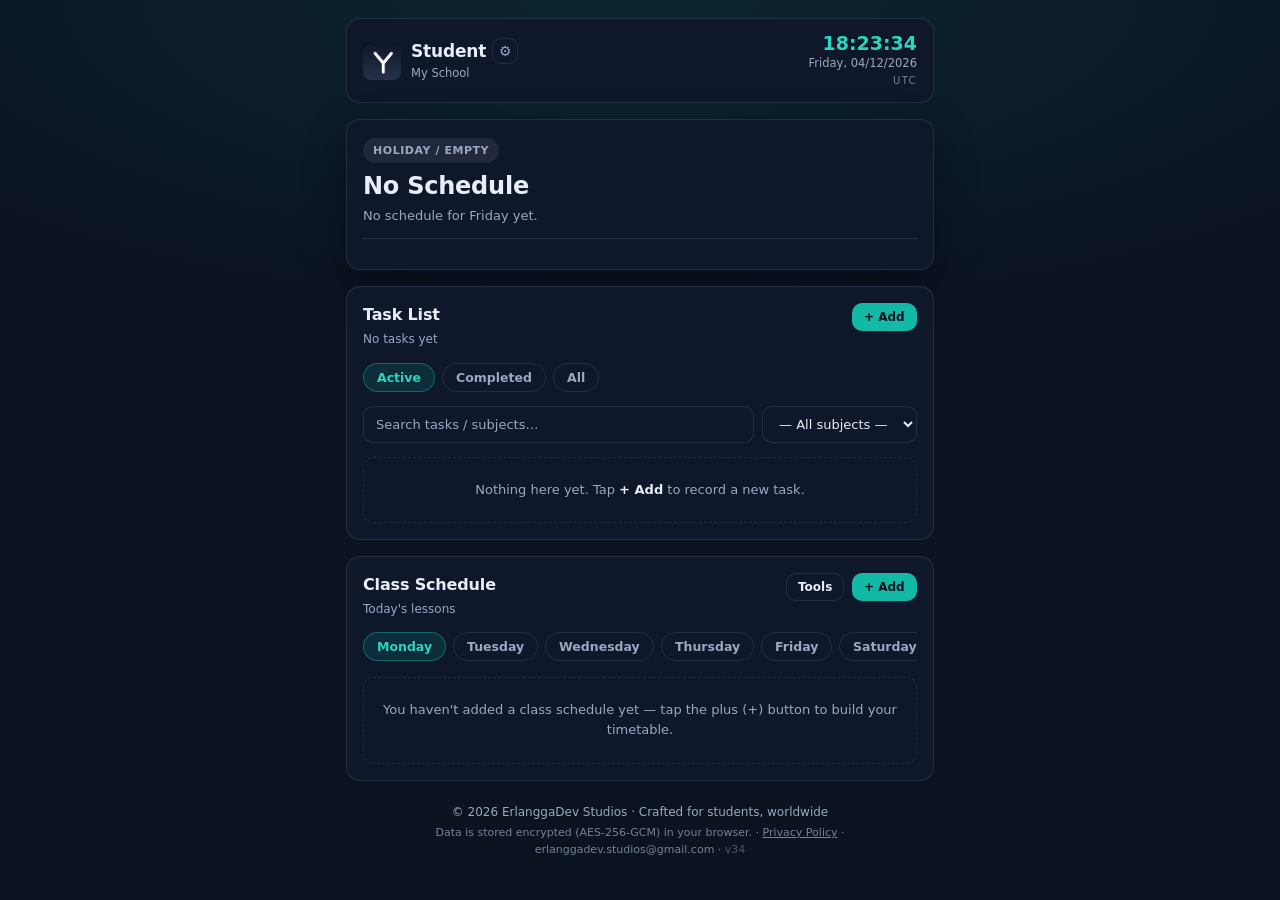
<file: index.html>
<!DOCTYPE html>
<html lang="en">
  <head>
    <meta charset="UTF-8" />
    <meta name="viewport" content="width=device-width, initial-scale=1.0" />
    <meta name="theme-color" content="#0f172a" />
    <meta http-equiv="Content-Security-Policy" content="default-src 'self'; script-src 'self'; style-src 'self' 'unsafe-inline' https://fonts.googleapis.com; font-src https://fonts.gstatic.com; img-src 'self' data: blob:; connect-src 'self' https://generativelanguage.googleapis.com https://worldtimeapi.org; base-uri 'self'; form-action 'none'; frame-ancestors 'none'; object-src 'none'; upgrade-insecure-requests" />
    <title>YourTask — Class Schedule &amp; Tasks</title>
    <meta
      name="description"
      content="YourTask by ErlanggaDev Studios: a private class timetable and task tracker with real-time lesson countdown, automatic deadline alarms, and encrypted on-device storage."
    />
    <meta name="author" content="ErlanggaDev Studios" />
    <link rel="preconnect" href="https://fonts.googleapis.com" />
    <link rel="preconnect" href="https://fonts.gstatic.com" crossorigin />
    <link
      href="https://fonts.googleapis.com/css2?family=Plus+Jakarta+Sans:wght@500;600;700;800&family=Inter:wght@400;500;600&display=swap"
      rel="stylesheet"
    />
    <link rel="stylesheet" href="style.css" />
    <link rel="icon" type="image/png" href="icon.png" />
    <link rel="shortcut icon" type="image/png" href="icon.png" />
    <link rel="apple-touch-icon" href="icon.png" />
    <link rel="manifest" href="manifest.json" />
    <meta property="og:type" content="website" />
    <meta property="og:site_name" content="YourTask" />
    <meta property="og:title" content="YourTask — Class Schedule &amp; Tasks" />
    <meta property="og:description" content="Class timetable, real-time lesson countdown, automatic deadline alarms. Encrypted on your device — no account, no ads." />
    <meta property="og:url" content="https://ryzenrfor-spec.github.io/YourTask/" />
    <meta property="og:image" content="https://ryzenrfor-spec.github.io/YourTask/icon-512.png" />
    <meta name="twitter:card" content="summary" />
    <meta name="apple-mobile-web-app-capable" content="yes" />
    <meta name="apple-mobile-web-app-status-bar-style" content="black-translucent" />
    <meta name="apple-mobile-web-app-title" content="YourTask" />
  </head>
  <body>
    <!-- Custom wallpaper layer (theme) — behind the entire UI -->
    <div id="wallpaper-layer" aria-hidden="true"></div>
    <div class="app-shell">
      <!-- ============ HEADER ============ -->
      <header class="app-header">
        <div class="brand">
          <img src="icon.png" alt="Logo" id="brand-icon" class="brand-mark" style="object-fit: cover; border-radius: 8px;" />
          <div class="brand-text">
            <div style="display: flex; align-items: center; gap: 6px;">
              <h1 id="display-username" data-i18n="misc.loading">Loading…</h1>
              <button id="btn-edit-user" class="icon-btn" style="width: 26px; height: 26px; font-size: 14px;" aria-label="Edit profile" data-i18n-aria="prof.title">⚙️</button>
            </div>
            <p id="display-sekolah" data-i18n="school.default">My School</p>
          </div>
        </div>
        <div class="clock" aria-live="polite">
          <span id="jam-realtime" class="clock-time">--:--:--</span>
          <span id="hari-realtime" class="clock-day">Loading…</span>
          <span class="clock-zone" id="clock-zone">UTC</span>
        </div>
      </header>

      <main>
        <!-- ============ CLASS STATUS ============ -->
        <section id="card-status" class="status-card" aria-labelledby="status-label">
          <div class="status-top">
            <span id="status-label" class="status-badge" data-i18n="status.badge">Class Status</span>
            <span id="status-jam-ke" class="status-jamke"></span>
          </div>
          <h2 id="status-mapel" class="status-mapel" data-i18n="misc.loadingStatus">Loading status…</h2>
          <p id="status-detail" class="status-detail" data-i18n="misc.syncing">Syncing time…</p>
          <div class="progress-wrap" id="progress-wrap" hidden>
            <div class="progress-track"><div class="progress-fill" id="progress-fill"></div></div>
            <span class="progress-text" id="progress-text"></span>
          </div>
          <p id="status-berikutnya" class="status-next"></p>
        </section>

        <!-- ============ 24-HOUR DEADLINE ALERT ============ -->
        <section id="banner-notifikasi" class="alert-banner" role="status" hidden>
          <span class="alert-icon" aria-hidden="true">!</span>
          <div class="alert-body">
            <strong data-i18n-html="banner.urgent.title">Deadline approaching <span style="white-space:nowrap;">(&lt;&nbsp;24&nbsp;h)</span></strong>
            <p id="banner-teks"></p>
          </div>
          <button type="button" id="btn-izin-notif" class="btn btn-ghost btn-sm" data-i18n="banner.enable">Enable Notifications</button>
        </section>

        <!-- ============ INSECURE CONTEXT (HTTP) WARNING ============ -->
        <section id="banner-insecure" class="alert-banner" role="alert" hidden>
          <span class="alert-icon" aria-hidden="true">!</span>
          <div class="alert-body">
            <strong data-i18n="banner.insecure.title">Insecure connection (HTTP)</strong>
            <p data-i18n="banner.insecure.body">Encrypted storage and background notifications require HTTPS. Open this app via https:// to keep your data protected.</p>
          </div>
        </section>

        <!-- ============ TASKS ============ -->
        <section class="panel" aria-labelledby="judul-tugas">
          <div class="panel-head">
            <div>
              <h2 id="judul-tugas" data-i18n="tasks.title">Task List</h2>
              <p id="ringkasan-tugas" class="panel-sub" data-i18n="tasks.empty">No tasks yet</p>
            </div>
            <button type="button" id="btn-buka-modal" class="btn btn-primary btn-sm" data-i18n="tasks.add">+ Add</button>
          </div>
          <div class="filter-row" role="group" aria-label="Task filters">
            <button type="button" class="chip is-active" data-filter="aktif" data-i18n="tasks.active">Active</button>
            <button type="button" class="chip" data-filter="selesai" data-i18n="tasks.completed">Completed</button>
            <button type="button" class="chip" data-filter="semua" data-i18n="tasks.all">All</button>
          </div>
          <div class="filter-row" style="margin-top: 8px; gap: 8px;">
            <input type="search" id="cari-tugas" placeholder="Search tasks / subjects…" style="flex: 1; min-width: 0;" data-i18n-placeholder="tasks.searchPh" />
            <select id="filter-mapel" style="flex: 0 0 auto; max-width: 45%;">
              <option value="semua" data-i18n="tasks.allSubjects">— All subjects —</option>
            </select>
          </div>
          <ul id="daftar-tugas" class="task-list"></ul>
          <p id="tugas-kosong" class="empty-state" data-i18n-html="tasks.emptyState">Nothing here yet. Tap <strong>+ Add</strong> to record a new task.</p>
        </section>

        <!-- ============ TODAY'S SCHEDULE ============ -->
        <section class="panel" aria-labelledby="judul-jadwal">
          <div class="panel-head">
            <div>
              <h2 id="judul-jadwal" data-i18n="sched.title">Class Schedule</h2>
              <p class="panel-sub" data-i18n="sched.sub">Today's lessons</p>
            </div>
            <button type="button" id="btn-tambah-jadwal" class="btn btn-primary btn-sm" data-i18n="tasks.add">+ Add</button>
          </div>
          <div class="day-tabs" id="tab-hari" role="tablist" aria-label="Choose a day"></div>
          <ul id="daftar-jadwal" class="schedule-list"></ul>

          <p id="jadwal-kosong" class="empty-state" hidden data-i18n="sched.emptyState">
            You haven't added a class schedule yet — tap the plus (+) button to build your timetable.
          </p>
        </section>
      </main>

      <footer class="app-footer">
        <p data-i18n="footer.brand">© 2026 ErlanggaDev Studios · Crafted for students, worldwide</p>
        <p class="footer-sub"><span data-i18n="misc.dataEnc">Data is stored encrypted (AES-256-GCM) in your browser.</span> · <a href="privacy.html" style="color:inherit;" data-i18n="footer.privacy">Privacy Policy</a> · erlanggadev.studios@gmail.com · <span style="opacity:0.6;">v34</span></p>
      </footer>
    </div>

    <!-- ============ ADD / EDIT TASK MODAL ============ -->
    <div class="modal-overlay" id="modal-overlay" hidden role="dialog" aria-modal="true">
      <div class="modal" role="document">
        <div class="modal-head">
          <h2 id="modal-title" data-i18n="form.addTask">Add Task</h2>
          <button type="button" id="btn-tutup-modal" class="icon-btn">&times;</button>
        </div>
        <form id="form-tugas" novalidate>
          <div class="field">
            <label for="input-mapel" data-i18n="form.subject">Subject</label>
            <select id="input-mapel" name="mapel" required>
              <option value="" data-i18n="form.pickSubject">— Choose a subject —</option>
            </select>
            <p class="hint" data-i18n="form.subjectHint">The deadline is calculated automatically from your schedule based on this subject.</p>
          </div>
          <div class="field">
            <label for="input-detail" data-i18n="form.detail">Task Details</label>
            <input type="text" id="input-detail" maxlength="140" placeholder="e.g. Page 45, problems 1–10" required data-i18n-placeholder="form.detailPh" />
          </div>
          <div class="field">
            <label for="input-berulang" data-i18n="form.repeat">Repeat</label>
            <select id="input-berulang">
              <option value="tidak" data-i18n="form.repeatNone">Does not repeat</option>
              <option value="mingguan" data-i18n="form.repeatWeekly">Repeats weekly</option>
              <option value="hari_ini" data-i18n="form.repeatToday">Today only</option>
            </select>
            <p class="hint" data-i18n="form.repeatHint">Weekly: when marked done, the deadline automatically moves to next week.</p>
          </div>
          <div class="field">
            <span class="label-static" data-i18n="form.deadlineAuto">Deadline (automatic)</span>
            <div class="deadline-preview" id="preview-deadline" data-i18n="form.deadlinePreview">Choose a subject to see its deadline.</div>
          </div>
          <p id="form-error" class="form-error" role="alert" hidden></p>
          <div class="modal-actions">
            <button type="button" id="btn-batal" class="btn btn-ghost" data-i18n="form.cancel">Cancel</button>
            <button type="submit" id="btn-submit-tugas" class="btn btn-primary" data-i18n="form.save">Save Task</button>
          </div>
        </form>
      </div>
    </div>

    <!-- ============ PROFILE & SETTINGS MODAL ============ -->
    <div class="modal-overlay" id="modal-profil" hidden>
      <div class="modal">
          <div class="modal-head">
              <h2 data-i18n="prof.title">Profile &amp; Settings</h2>
              <button type="button" id="btn-tutup-profil" class="icon-btn">&times;</button>
          </div>
          <form id="form-profil">
              <div class="field">
                  <label for="input-username" data-i18n="prof.username">Display Name</label>
                  <input type="text" id="input-username" required />
              </div>
              <div class="field">
                  <label for="input-sekolah" data-i18n="prof.school">School</label>
                  <input type="text" id="input-sekolah" required />
              </div>
              <div class="field">
                  <label for="input-language" data-i18n="prof.language">Language</label>
                  <select id="input-language">
                  </select>
                  <p class="hint" data-i18n="prof.languageHint">Choose from 12 world languages. By default it follows your device language.</p>
              </div>
              <div class="field">
                  <label for="input-timezone" data-i18n="prof.timezone">Time Zone (school schedule)</label>
                  <select id="input-timezone">
                      <option value="auto" data-i18n="prof.tzAuto">Automatic (follow device)</option>
                      <option value="Asia/Jakarta">Asia/Jakarta (WIB)</option>
                      <option value="Asia/Pontianak">Asia/Pontianak (WIB)</option>
                      <option value="Asia/Makassar">Asia/Makassar (WITA)</option>
                      <option value="Asia/Jayapura">Asia/Jayapura (WIT)</option>
                      <option value="Asia/Kuala_Lumpur">Asia/Kuala_Lumpur</option>
                      <option value="Asia/Singapore">Asia/Singapore</option>
                      <option value="Asia/Bangkok">Asia/Bangkok</option>
                      <option value="Asia/Manila">Asia/Manila</option>
                      <option value="Asia/Kolkata">Asia/Kolkata</option>
                      <option value="Asia/Dubai">Asia/Dubai</option>
                      <option value="Asia/Tokyo">Asia/Tokyo</option>
                      <option value="Asia/Seoul">Asia/Seoul</option>
                      <option value="Asia/Shanghai">Asia/Shanghai</option>
                      <option value="Australia/Sydney">Australia/Sydney</option>
                      <option value="Europe/London">Europe/London</option>
                      <option value="Europe/Berlin">Europe/Berlin</option>
                      <option value="America/New_York">America/New_York</option>
                      <option value="America/Los_Angeles">America/Los_Angeles</option>
                      <option value="UTC">UTC</option>
                  </select>
                  <p class="hint" data-i18n="prof.tzHint">Determines start times, class status and deadlines. "Automatic" uses your device's zone.</p>
              </div>

            <hr style="border: 0; border-top: 1px dashed var(--line); margin: 20px 0 10px;">

            <div class="field">
              <label data-i18n="prof.themeWallpaper">Theme — Wallpaper</label>
              <div id="tema-preset-grid" class="preset-grid" style="margin-bottom: 8px;"></div>
              <button type="button" id="btn-tema-galeri" class="btn btn-ghost" style="width: 100%; height: 38px; font-size: 12px; margin-top: 4px;" data-i18n="prof.fromGallery">🖼️ From Gallery…</button>
              <input type="file" id="input-tema-galeri" accept="image/*" style="display: none;">
              <div id="tema-editor-wrap" hidden style="margin-top: 10px;">
                <p style="margin: 0 0 6px; font-size: 11.5px; color: var(--text-muted);" data-i18n="prof.cropHint">Drag to position · pinch or slider to zoom · this frame is exactly how it will look.</p>
                <div id="tema-crop-stage" class="crop-stage"><img class="crop-img" alt=""></div>
                <div class="crop-actions">
                  <input type="range" id="tema-zoom-range" min="100" max="400" value="100" aria-label="Wallpaper zoom">
                  <button type="button" id="tema-dim-turun" class="theme-mini-btn" data-i18n="prof.dimDown">Dim −</button>
                  <button type="button" id="tema-dim-naik" class="theme-mini-btn" data-i18n="prof.dimUp">Dim +</button>
                </div>
                <div style="display: flex; gap: 8px; margin-top: 8px;">
                  <button type="button" id="tema-terapkan" class="btn btn-primary" style="flex: 1; height: 38px; font-size: 13px;" data-i18n="prof.applyWallpaper">Apply Wallpaper</button>
                  <button type="button" id="tema-batal" class="btn btn-ghost" style="height: 38px; font-size: 13px;" data-i18n="form.cancel">Cancel</button>
                </div>
              </div>
            </div>

            <div class="field">
              <label data-i18n="prof.themeAccent">Theme — Accent Color</label>
              <div style="display: flex; gap: 8px; align-items: center;">
                <div id="tema-warna-grid" class="preset-grid" style="flex: 1; grid-template-columns: repeat(5, 1fr);"></div>
              </div>
              <label for="tema-warna-input" class="hint" style="display: flex; align-items: center; gap: 8px; margin-top: 8px; cursor: pointer;">
                <input type="color" id="tema-warna-input" value="#14b8a6" style="width: 34px; height: 30px; padding: 0; border: 1px solid var(--line); border-radius: 8px; background: var(--navy-700); cursor: pointer;"> <span data-i18n="prof.customColor">Custom color…</span>
              </label>
            </div>

            <div class="field">
              <label data-i18n="prof.icon">App Icon (in-app)</label>
              <div class="icon-picker-row">
                <div id="ikon-preview" class="icon-preview">Y</div>
                <div style="flex: 1; min-width: 0;">
                  <label for="input-ikon-galeri" class="theme-mini-btn" style="display: inline-flex; align-items: center; cursor: pointer;" data-i18n="prof.pickImage">🎨 Choose Image…</label>
                  <input type="file" id="input-ikon-galeri" accept="image/*" style="display: none;">
                  <button type="button" id="btn-ikon-reset" class="theme-mini-btn danger" style="margin-left: 6px;" data-i18n="prof.reset">Reset</button>
                </div>
              </div>
              <div id="ikon-editor-wrap" hidden style="margin-top: 10px;">
                <p style="margin: 0 0 6px; font-size: 11.5px; color: var(--text-muted);" data-i18n="prof.iconCropHint">The square frame becomes your app icon. Drag &amp; zoom, then Apply.</p>
                <div id="ikon-crop-stage" class="crop-stage crop-square"><img class="crop-img" alt=""></div>
                <div class="crop-actions">
                  <input type="range" id="ikon-zoom-range" min="100" max="400" value="100" aria-label="Icon zoom">
                </div>
                <div style="display: flex; gap: 8px; margin-top: 8px;">
                  <button type="button" id="ikon-terapkan" class="btn btn-primary" style="flex: 1; height: 38px; font-size: 13px;" data-i18n="prof.applyIcon">Apply Icon</button>
                  <button type="button" id="ikon-batal" class="btn btn-ghost" style="height: 38px; font-size: 13px;" data-i18n="form.cancel">Cancel</button>
                </div>
              </div>
              <p class="hint" style="margin-top: 8px;" data-i18n="prof.iconHint">This icon appears in the in-app header (the home-screen icon follows installation).</p>
            </div>

            <hr style="border: 0; border-top: 1px dashed var(--line); margin: 20px 0 10px;">

            <div class="field" style="margin-bottom: 0;">
                <label data-i18n="prof.data">App Data (Backup / Restore)</label>
                  <div style="display: flex; gap: 10px; margin-top: 6px;">
                      <button type="button" id="btn-backup-data" class="btn btn-ghost" style="flex: 1; font-size: 12px; height: 38px;" data-i18n="prof.backup">📥 Backup</button>
                      <label for="input-restore-data" class="btn btn-ghost" style="flex: 1; font-size: 12px; height: 38px; text-align: center; cursor: pointer; margin: 0; display: inline-flex; align-items: center; justify-content: center;" data-i18n="prof.restore">📤 Restore</label>
                      <input type="file" id="input-restore-data" accept=".json" style="display: none;">
                  </div>
                  <input type="text" id="input-backup-nama" maxlength="60" placeholder="File name (optional) — leave blank for automatic date" style="width: 100%; margin-top: 10px;" data-i18n-placeholder="prof.backupNamePh" />
                  <p class="hint" style="margin-top: 8px;" data-i18n="prof.backupHint">Export your schedule and tasks as a .json file</p>
              </div>

              <div class="field" style="margin-top: 14px;">
                  <label data-i18n="prof.danger">Danger Zone</label>
                  <button type="button" id="btn-hapus-jadwal" class="btn btn-ghost" style="width: 100%; height: 38px; font-size: 12px; color: #fda4a4; border-color: rgba(253, 164, 164, 0.4);" data-i18n="sched.deleteAll">🗑️ Delete All Schedule Data</button>
                  <p class="hint" style="margin-top: 8px;" data-i18n="prof.dangerHint">Deletes the entire schedule for all days. Tasks are kept.</p>
              </div>

              <div class="modal-actions" style="margin-top: 24px;">
                  <button type="button" id="btn-batal-profil" class="btn btn-ghost" data-i18n="form.cancel">Cancel</button>
                  <button type="submit" class="btn btn-primary" data-i18n="prof.save">Save Profile</button>
              </div>
          </form>
      </div>
    </div>

    <!-- ============ ADD SCHEDULE MODAL ============ -->
    <div class="modal-overlay" id="modal-jadwal-form" hidden>
      <div class="modal">
          <div class="modal-head">
              <h2 data-i18n="jform.add">Add Schedule</h2>
              <button type="button" id="btn-tutup-jadwal" class="icon-btn">&times;</button>
          </div>
          <form id="form-tambah-jadwal">
              <div class="field">
                  <label for="input-jadwal-hari" data-i18n="jform.day">Day</label>
                  <select id="input-jadwal-hari" required>
                      <option value="0" data-i18n-day="0">Sunday</option>
                      <option value="1" data-i18n-day="1">Monday</option>
                      <option value="2" data-i18n-day="2">Tuesday</option>
                      <option value="3" data-i18n-day="3">Wednesday</option>
                      <option value="4" data-i18n-day="4">Thursday</option>
                      <option value="5" data-i18n-day="5">Friday</option>
                      <option value="6" data-i18n-day="6">Saturday</option>
                  </select>
              </div>
              <div style="display: flex; gap: 10px; margin-bottom: 14px;">
                  <div class="field" style="flex: 1; margin-bottom: 0;">
                      <label for="input-jadwal-mulai" id="label-jadwal-mulai" data-i18n="jform.start">Start</label>
                      <input type="time" id="input-jadwal-mulai" required />
                  </div>
                  <div class="field" style="flex: 1; margin-bottom: 0;">
                      <label for="input-jadwal-selesai" id="label-jadwal-selesai" data-i18n="jform.end">End</label>
                      <input type="time" id="input-jadwal-selesai" required />
                  </div>
              </div>
              <div class="field">
                  <label for="input-jadwal-mapel" data-i18n="jform.subject">Subject / Activity</label>
                  <input type="text" id="input-jadwal-mapel" placeholder="e.g. Mathematics" required data-i18n-placeholder="jform.subjectPh" />
              </div>
              <div class="field">
                  <label for="input-jadwal-tipe" data-i18n="jform.type">Type</label>
                  <select id="input-jadwal-tipe" required>
                      <option value="pelajaran" data-i18n="jform.lesson">Lesson</option>
                      <option value="istirahat" data-i18n="jform.break">Break</option>
                      <option value="upacara" data-i18n="jform.ceremony">Ceremony / Assembly</option>
                      <option value="berseri" data-i18n="jform.other">Other</option>
                  </select>
              </div>
              <div class="field">
                  <label for="input-jadwal-jamke" data-i18n="jform.period">Period Number</label>
                  <select id="input-jadwal-jamke" required>
                      <option value="" data-i18n="jform.pickPeriod">— Select a period —</option>
                  </select>
                  <p class="hint" data-i18n="jform.periodHint">Range 1–100, required; must not repeat within the same day.</p>
              </div>
              <div class="modal-actions">
                  <button type="button" id="btn-batal-jadwal" class="btn btn-ghost" data-i18n="form.cancel">Cancel</button>
                  <button type="submit" class="btn btn-primary" data-i18n="jform.save">Save Schedule</button>
              </div>
          </form>
      </div>
    </div>

    <!-- ============ SCHEDULE ACTIONS MODAL (EDIT / DELETE) ============ -->
    <div class="modal-overlay" id="modal-jadwal-aksi" hidden>
      <div class="modal" style="max-width: 320px;">
        <div class="modal-head">
          <h2 data-i18n="action.title">Schedule Options</h2>
          <button type="button" id="btn-tutup-aksi" class="icon-btn">&times;</button>
        </div>
        <div style="display: flex; flex-direction: column; gap: 10px;">
          <button type="button" id="btn-aksi-edit" class="btn btn-ghost" style="justify-content: flex-start; padding: 12px 16px;" data-i18n="action.edit">✏️ Edit Schedule</button>
          <button type="button" id="btn-aksi-hapus" class="btn btn-ghost" style="justify-content: flex-start; padding: 12px 16px; color: #fda4a4; border-color: rgba(253, 164, 164, 0.4);" data-i18n="action.delete">🗑️ Delete</button>
        </div>
      </div>
    </div>

    <!-- ============ EDIT SCHEDULE MODAL ============ -->
    <div class="modal-overlay" id="modal-jadwal-edit" hidden>
      <div class="modal">
          <div class="modal-head">
              <h2 data-i18n="jform.edit">Edit Schedule</h2>
              <button type="button" id="btn-tutup-edit-jadwal" class="icon-btn">&times;</button>
          </div>
          <form id="form-edit-jadwal">
              <div style="display: flex; gap: 10px; margin-bottom: 14px;">
                  <div class="field" style="flex: 1; margin-bottom: 0;">
                      <label for="input-edit-mulai" id="label-edit-mulai" data-i18n="jform.start">Start</label>
                      <input type="time" id="input-edit-mulai" required />
                  </div>
                  <div class="field" style="flex: 1; margin-bottom: 0;">
                      <label for="input-edit-selesai" id="label-edit-selesai" data-i18n="jform.end">End</label>
                      <input type="time" id="input-edit-selesai" required />
                  </div>
              </div>
              <div class="field">
                  <label for="input-edit-mapel" data-i18n="jform.subject">Subject / Activity</label>
                  <input type="text" id="input-edit-mapel" placeholder="e.g. Mathematics" required data-i18n-placeholder="jform.subjectPh" />
              </div>
              <div class="field">
                  <label for="input-edit-tipe" data-i18n="jform.type">Type</label>
                  <select id="input-edit-tipe" required>
                      <option value="pelajaran" data-i18n="jform.lesson">Lesson</option>
                      <option value="istirahat" data-i18n="jform.break">Break</option>
                      <option value="upacara" data-i18n="jform.ceremony">Ceremony / Assembly</option>
                      <option value="berseri" data-i18n="jform.other">Other</option>
                  </select>
              </div>
              <div class="field">
                  <label for="input-edit-jamke" data-i18n="jform.period">Period Number</label>
                  <select id="input-edit-jamke" required>
                      <option value="" data-i18n="jform.pickPeriod">— Select a period —</option>
                  </select>
                  <p class="hint" data-i18n="jform.periodHint">Range 1–100, required; must not repeat within the same day.</p>
              </div>
              <div class="modal-actions">
                  <button type="button" id="btn-batal-edit-jadwal" class="btn btn-ghost" data-i18n="form.cancel">Cancel</button>
                  <button type="submit" class="btn btn-primary" data-i18n="form.update">Save Changes</button>
              </div>
          </form>
      </div>
    </div>

    <div id="toast" class="toast" role="status" aria-live="polite" hidden></div>

    <script src="i18n.js"></script>
    <script src="script.js"></script>
  </body>
</html>
</file>
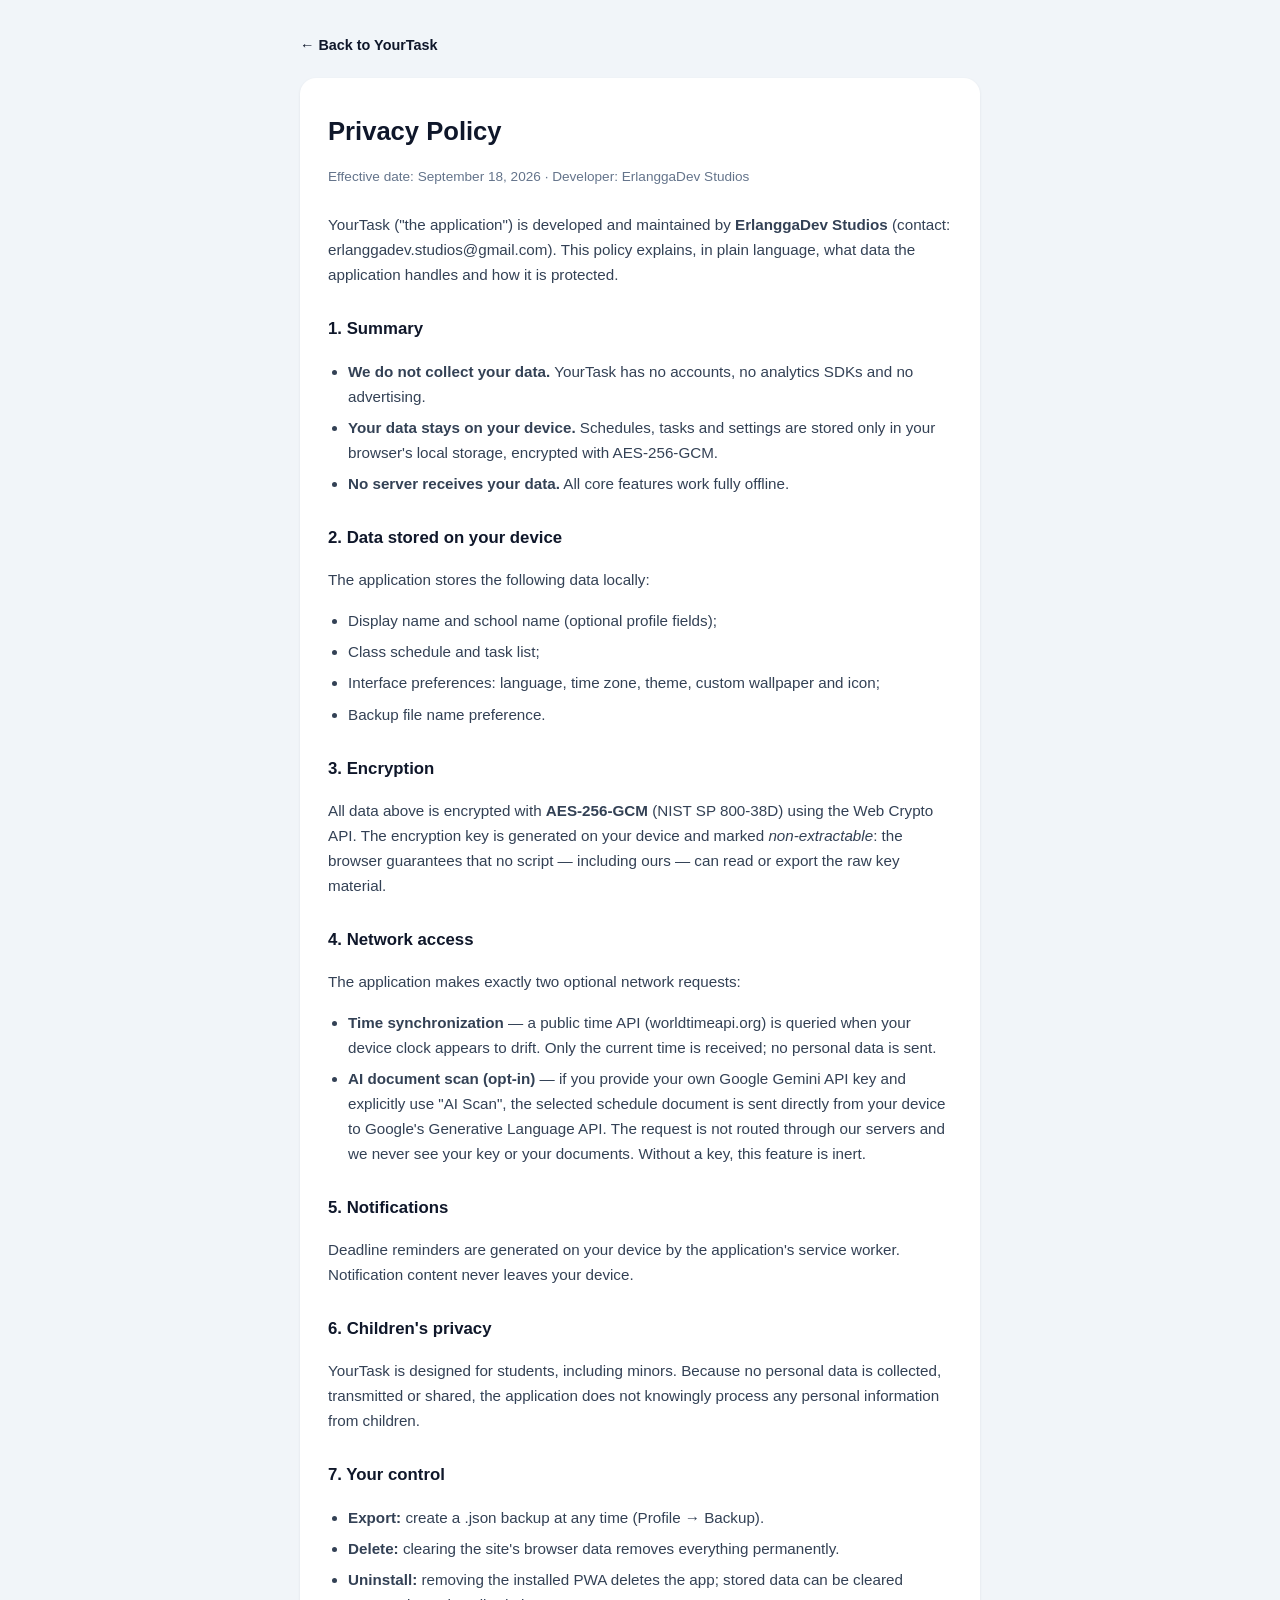
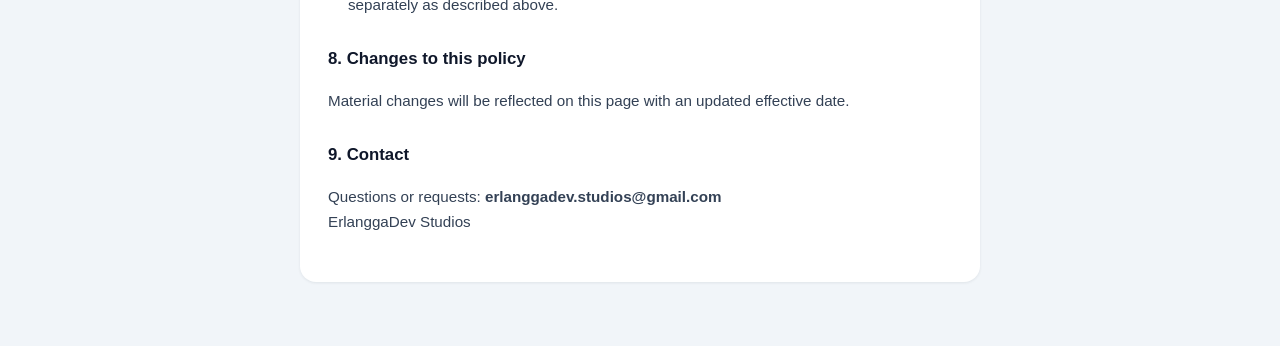
<file: privacy.html>
<!DOCTYPE html>
<html lang="en">
  <head>
    <meta charset="UTF-8" />
    <meta name="viewport" content="width=device-width, initial-scale=1.0" />
    <meta name="robots" content="noindex" />
    <meta name="theme-color" content="#0f172a" />
    <title>Privacy Policy — YourTask</title>
    <link rel="icon" type="image/png" href="icon.png" />
    <style>
      :root { color-scheme: light dark; }
      * { box-sizing: border-box; }
      body {
        margin: 0;
        font-family: -apple-system, BlinkMacSystemFont, "Segoe UI", Roboto, "Helvetica Neue", Arial, sans-serif;
        background: #f1f5f9;
        color: #0f172a;
        line-height: 1.65;
      }
      .wrap { max-width: 720px; margin: 0 auto; padding: 32px 20px 64px; }
      .card {
        background: #fff;
        border-radius: 16px;
        padding: 32px 28px;
        box-shadow: 0 1px 3px rgba(15, 23, 42, 0.08);
      }
      h1 { font-size: 1.6rem; margin: 0 0 4px; }
      h2 { font-size: 1.05rem; margin: 28px 0 8px; }
      p, li { font-size: 0.95rem; color: #334155; }
      ul { padding-left: 20px; }
      li { margin: 6px 0; }
      .meta { color: #64748b; font-size: 0.85rem; margin-bottom: 24px; }
      .back {
        display: inline-block; margin-bottom: 20px; font-size: 0.9rem;
        color: #0f172a; text-decoration: none; font-weight: 600;
      }
      @media (prefers-color-scheme: dark) {
        body { background: #0f172a; color: #e2e8f0; }
        .card { background: #1e293b; box-shadow: none; }
        h1, .back { color: #f1f5f9; }
      }
    </style>
  </head>
  <body>
    <div class="wrap">
      <a class="back" href="./">&larr; Back to YourTask</a>
      <div class="card">
        <h1>Privacy Policy</h1>
        <p class="meta">Effective date: September 18, 2026 · Developer: ErlanggaDev Studios</p>

        <p>
          YourTask ("the application") is developed and maintained by
          <strong>ErlanggaDev Studios</strong> (contact:
          erlanggadev.studios@gmail.com). This policy explains, in plain
          language, what data the application handles and how it is protected.
        </p>

        <h2>1. Summary</h2>
        <ul>
          <li><strong>We do not collect your data.</strong> YourTask has no accounts, no analytics SDKs and no advertising.</li>
          <li><strong>Your data stays on your device.</strong> Schedules, tasks and settings are stored only in your browser's local storage, encrypted with AES-256-GCM.</li>
          <li><strong>No server receives your data.</strong> All core features work fully offline.</li>
        </ul>

        <h2>2. Data stored on your device</h2>
        <p>The application stores the following data locally:</p>
        <ul>
          <li>Display name and school name (optional profile fields);</li>
          <li>Class schedule and task list;</li>
          <li>Interface preferences: language, time zone, theme, custom wallpaper and icon;</li>
          <li>Backup file name preference.</li>
        </ul>

        <h2>3. Encryption</h2>
        <p>
          All data above is encrypted with <strong>AES-256-GCM</strong>
          (NIST SP 800-38D) using the Web Crypto API. The encryption key is
          generated on your device and marked <em>non-extractable</em>: the
          browser guarantees that no script — including ours — can read or
          export the raw key material.
        </p>

        <h2>4. Network access</h2>
        <p>The application makes exactly two optional network requests:</p>
        <ul>
          <li>
            <strong>Time synchronization</strong> — a public time API
            (worldtimeapi.org) is queried when your device clock appears to
            drift. Only the current time is received; no personal data is sent.
          </li>
          <li>
            <strong>AI document scan (opt-in)</strong> — if you provide your own
            Google Gemini API key and explicitly use "AI Scan", the selected
            schedule document is sent directly from your device to Google's
            Generative Language API. The request is not routed through our
            servers and we never see your key or your documents. Without a key,
            this feature is inert.
          </li>
        </ul>

        <h2>5. Notifications</h2>
        <p>
          Deadline reminders are generated on your device by the application's
          service worker. Notification content never leaves your device.
        </p>

        <h2>6. Children's privacy</h2>
        <p>
          YourTask is designed for students, including minors. Because no
          personal data is collected, transmitted or shared, the application
          does not knowingly process any personal information from children.
        </p>

        <h2>7. Your control</h2>
        <ul>
          <li><strong>Export:</strong> create a .json backup at any time (Profile &rarr; Backup).</li>
          <li><strong>Delete:</strong> clearing the site's browser data removes everything permanently.</li>
          <li><strong>Uninstall:</strong> removing the installed PWA deletes the app; stored data can be cleared separately as described above.</li>
        </ul>

        <h2>8. Changes to this policy</h2>
        <p>
          Material changes will be reflected on this page with an updated
          effective date.
        </p>

        <h2>9. Contact</h2>
        <p>
          Questions or requests: <strong>erlanggadev.studios@gmail.com</strong>
          <br />ErlanggaDev Studios
        </p>
      </div>
    </div>
  </body>
</html>
</file>
<file: style.css>
:root {
  --navy-900: #0b1220; --navy-800: #0f172a; --navy-700: #16203a; --navy-600: #1e2a47;
  --teal-500: rgb(var(--accent-rgb)); --teal-400: #2dd4bf; --teal-soft: rgba(var(--accent-rgb), 0.14);
  --amber-500: #f59e0b; --amber-soft: rgba(245, 158, 11, 0.14);
  --accent-rgb: 20, 184, 166; /* aksen kustom (RGB) — di-override lewat tema */
  --text: #e8edf7; --text-muted: #9aa8c2; --line: rgba(232, 237, 247, 0.1);
  --radius: 14px; --radius-sm: 10px; --shadow: 0 18px 40px rgba(3, 7, 18, 0.45);
  --font-heading: "Plus Jakarta Sans", system-ui, sans-serif;
  --font-body: "Inter", system-ui, -apple-system, sans-serif;
  color-scheme: dark;
}
*, *::before, *::after { box-sizing: border-box; }
[hidden] { display: none !important; }
html { background-color: var(--navy-900); -webkit-text-size-adjust: 100%; }
body {
  margin: 0; padding: 0; min-height: 100vh;
  background-color: var(--navy-900);
  background-image: radial-gradient(120% 60% at 50% 0%, rgba(var(--accent-rgb), 0.12) 0%, rgba(11, 18, 32, 0) 60%);
  color: var(--text); font-family: var(--font-body); font-size: 15px; line-height: 1.55;
}
h1, h2, h3 { font-family: var(--font-heading); margin: 0; letter-spacing: -0.01em; }
button { font-family: inherit; }
.sr-only { position: absolute; width: 1px; height: 1px; padding: 0; margin: -1px; overflow: hidden; clip: rect(0, 0, 0, 0); white-space: nowrap; border: 0; }

.app-shell { width: 100%; max-width: 620px; margin: 0 auto; padding: 18px 16px 40px; display: flex; flex-direction: column; gap: 16px; }
main { display: flex; flex-direction: column; gap: 16px; }

.app-header { display: flex; align-items: center; justify-content: space-between; gap: 12px; padding: 14px 16px; background-color: var(--navy-800); border: 1px solid var(--line); border-radius: var(--radius); }
.brand { display: flex; align-items: center; gap: 10px; min-width: 0; }
.brand-mark { width: 38px; height: 38px; flex-shrink: 0; border-radius: 11px; object-fit: cover; }
.brand-text { min-width: 0; }
.brand-text h1 { font-size: 17px; font-weight: 800; }
.brand-text p { margin: 1px 0 0; font-size: 11.5px; color: var(--text-muted); white-space: nowrap; overflow: hidden; text-overflow: ellipsis; }

.clock { display: flex; flex-direction: column; align-items: flex-end; flex-shrink: 0; }
.clock-time { font-family: var(--font-heading); font-size: 19px; font-weight: 700; font-variant-numeric: tabular-nums; color: var(--teal-400); line-height: 1.15; }
.clock-day { font-size: 11.5px; color: var(--text-muted); }
.clock-zone { font-size: 10px; letter-spacing: 0.14em; color: var(--text-muted); opacity: 0.75; }

.status-card { padding: 18px 16px; border-radius: var(--radius); border: 1px solid var(--line); background-color: var(--navy-800); box-shadow: var(--shadow); transition: border-color 0.25s ease, background-color 0.25s ease; }
.status-card.is-active { border-color: rgba(var(--accent-rgb), 0.4); background-color: var(--navy-700); }
.status-top { display: flex; align-items: center; justify-content: space-between; gap: 10px; margin-bottom: 8px; }
.status-badge { display: inline-flex; align-items: center; gap: 7px; padding: 4px 10px; border-radius: 999px; background-color: rgba(232, 237, 247, 0.08); color: var(--text-muted); font-size: 11px; font-weight: 600; letter-spacing: 0.05em; text-transform: uppercase; }
.status-card.is-active .status-badge { background-color: var(--teal-soft); color: var(--teal-400); }
.status-card.is-active .status-badge::before { content: ""; width: 7px; height: 7px; border-radius: 50%; background-color: var(--teal-400); animation: pulse-dot 1.6s ease-in-out infinite; }
@keyframes pulse-dot { 0%, 100% { opacity: 1; transform: scale(1); } 50% { opacity: 0.35; transform: scale(0.75); } }
.status-jamke { font-size: 11.5px; color: var(--text-muted); font-variant-numeric: tabular-nums; }
.status-mapel { font-size: 24px; font-weight: 800; line-height: 1.25; text-wrap: balance; }
.status-detail { margin: 5px 0 0; font-size: 13px; color: var(--text-muted); }
.progress-wrap { margin-top: 14px; display: flex; align-items: center; gap: 10px; }
.progress-track { flex: 1; height: 6px; border-radius: 999px; background-color: rgba(232, 237, 247, 0.1); overflow: hidden; }
.progress-fill { height: 100%; width: 0%; border-radius: 999px; background-color: var(--teal-500); transition: width 0.6s ease; }
.progress-text { font-size: 11.5px; color: var(--text-muted); font-variant-numeric: tabular-nums; flex-shrink: 0; }
.status-next { margin: 12px 0 0; padding-top: 12px; border-top: 1px solid var(--line); font-size: 12.5px; color: var(--text-muted); }
.status-next strong { color: var(--text); font-weight: 600; }

.alert-banner { display: flex; align-items: center; gap: 12px; padding: 13px 14px; border-radius: var(--radius); border: 1px solid rgba(245, 158, 11, 0.36); background-color: var(--amber-soft); }
.alert-icon { width: 26px; height: 26px; flex-shrink: 0; display: flex; align-items: center; justify-content: center; border-radius: 50%; background-color: var(--amber-500); color: var(--navy-900); font-family: var(--font-heading); font-weight: 800; font-size: 15px; }
.alert-body { flex: 1; min-width: 0; }
.alert-body strong { display: block; font-size: 13px; color: var(--amber-500); }
.alert-body p { margin: 2px 0 0; font-size: 12.5px; color: var(--text); }

.panel { padding: 16px; border-radius: var(--radius); border: 1px solid var(--line); background-color: var(--navy-800); }
.panel-head { display: flex; align-items: flex-start; justify-content: space-between; gap: 12px; margin-bottom: 14px; }
.panel-head h2 { font-size: 16px; font-weight: 700; }
.panel-sub { margin: 2px 0 0; font-size: 12px; color: var(--text-muted); }
.panel-head-actions { display: flex; align-items: center; gap: 8px; flex-shrink: 0; }

.btn { display: inline-flex; align-items: center; justify-content: center; gap: 6px; padding: 9px 15px; border: 1px solid transparent; border-radius: var(--radius-sm); font-size: 13.5px; font-weight: 600; cursor: pointer; transition: transform 0.12s ease, background-color 0.18s ease, border-color 0.18s ease, color 0.18s ease; white-space: nowrap; }
.btn:active { transform: scale(0.97); }
.btn-primary { background-color: var(--teal-500); color: var(--navy-900); }
.btn-primary:hover { background-color: var(--teal-400); }
.btn-ghost { background-color: transparent; border-color: var(--line); color: var(--text); }
.btn-ghost:hover { background-color: rgba(232, 237, 247, 0.07); }
.btn-sm { padding: 6px 11px; font-size: 12px; }
.icon-btn { width: 32px; height: 32px; display: flex; align-items: center; justify-content: center; border: 1px solid var(--line); border-radius: 9px; background-color: transparent; color: var(--text-muted); font-size: 20px; line-height: 1; cursor: pointer; transition: color 0.18s ease, border-color 0.18s ease; }
.icon-btn:hover { color: var(--text); border-color: rgba(232, 237, 247, 0.28); }

.filter-row { display: flex; gap: 7px; margin-bottom: 14px; flex-wrap: wrap; }
.chip { padding: 6px 13px; border-radius: 999px; border: 1px solid var(--line); background-color: transparent; color: var(--text-muted); font-size: 12.5px; font-weight: 600; cursor: pointer; transition: all 0.18s ease; }
.chip:hover { color: var(--text); }
.chip.is-active { background-color: var(--teal-soft); border-color: rgba(var(--accent-rgb), 0.42); color: var(--teal-400); }

.task-list { list-style: none; margin: 0; padding: 0; display: flex; flex-direction: column; gap: 10px; }
.task-item { display: flex; align-items: flex-start; gap: 12px; padding: 13px; border-radius: var(--radius-sm); border: 1px solid var(--line); background-color: var(--navy-700); transition: opacity 0.4s ease, background-color 0.4s ease, border-color 0.4s ease; }
.task-item.is-urgent { border-color: rgba(245, 158, 11, 0.42); background-color: rgba(245, 158, 11, 0.07); }
.task-item.is-done { opacity: 0.5; background-color: rgba(232, 237, 247, 0.03); border-color: var(--line); }
.task-check { width: 24px; height: 24px; flex-shrink: 0; margin-top: 1px; display: flex; align-items: center; justify-content: center; border: 2px solid rgba(232, 237, 247, 0.34); border-radius: 50%; background-color: transparent; color: var(--navy-900); font-size: 13px; line-height: 1; cursor: pointer; transition: background-color 0.25s ease, border-color 0.25s ease, transform 0.18s ease; }
.task-check:hover { border-color: var(--teal-400); transform: scale(1.08); }
.task-check .tick { opacity: 0; transform: scale(0.4); transition: opacity 0.2s ease 0.05s, transform 0.2s ease 0.05s; font-weight: 700; }
.task-item.is-done .task-check { background-color: var(--teal-500); border-color: var(--teal-500); }
.task-item.is-done .task-check .tick { opacity: 1; transform: scale(1); }
.task-body { flex: 1; min-width: 0; }
.task-mapel { display: block; font-family: var(--font-heading); font-size: 14.5px; font-weight: 700; position: relative; width: fit-content; max-width: 100%; }
.task-detail { display: block; margin-top: 2px; font-size: 12.5px; color: var(--text-muted); position: relative; width: fit-content; max-width: 100%; word-break: break-word; }
.task-mapel::after, .task-detail::after { content: ""; position: absolute; left: 0; top: 52%; height: 1.6px; width: 100%; background-color: currentColor; transform: scaleX(0); transform-origin: left center; transition: transform 0.45s cubic-bezier(0.65, 0, 0.35, 1); pointer-events: none; }
.task-item.is-done .task-mapel::after, .task-item.is-done .task-detail::after { transform: scaleX(1); }
.task-item.is-done .task-detail::after { transition-delay: 0.08s; }
.task-meta { display: flex; align-items: center; gap: 6px; flex-wrap: wrap; margin-top: 8px; }
.tag { display: inline-flex; align-items: center; gap: 5px; padding: 3px 9px; border-radius: 999px; font-size: 11px; font-weight: 600; background-color: rgba(232, 237, 247, 0.08); color: var(--text-muted); white-space: nowrap; }
.tag-deadline { background-color: var(--teal-soft); color: var(--teal-400); }
.tag-urgent { background-color: var(--amber-500); color: var(--navy-900); }
.tag-done { background-color: rgba(var(--accent-rgb), 0.16); color: var(--teal-400); }
.task-delete { flex-shrink: 0; align-self: flex-start; padding: 5px 10px; border-radius: 8px; border: 1px solid var(--line); background-color: transparent; color: var(--text-muted); font-size: 11.5px; font-weight: 600; cursor: pointer; transition: color 0.18s ease, border-color 0.18s ease, background-color 0.18s ease; }
.task-delete:hover { color: #fda4a4; border-color: rgba(253, 164, 164, 0.45); background-color: rgba(253, 164, 164, 0.09); }

.empty-state { margin: 0; padding: 22px 14px; text-align: center; font-size: 13px; color: var(--text-muted); border: 1px dashed var(--line); border-radius: var(--radius-sm); }
.empty-state strong { color: var(--text); }

.day-tabs { display: flex; gap: 7px; margin-bottom: 14px; overflow-x: auto; padding-bottom: 2px; scrollbar-width: none; }
.day-tabs::-webkit-scrollbar { display: none; }
.schedule-list { list-style: none; margin: 0; padding: 0; display: flex; flex-direction: column; gap: 6px; }
.schedule-row { display: flex; align-items: center; gap: 12px; padding: 10px 12px; border-radius: var(--radius-sm); border: 1px solid transparent; background-color: rgba(232, 237, 247, 0.035); }
.schedule-row.is-now { border-color: rgba(var(--accent-rgb), 0.45); background-color: var(--teal-soft); }
.schedule-row.is-break { background-color: transparent; border-style: dashed; border-color: var(--line); }
.schedule-jam { width: 26px; flex-shrink: 0; text-align: center; font-family: var(--font-heading); font-size: 12px; font-weight: 700; color: var(--text-muted); font-variant-numeric: tabular-nums; }
.schedule-time { width: 90px; flex-shrink: 0; font-size: 12px; color: var(--text-muted); font-variant-numeric: tabular-nums; }
.schedule-mapel { flex: 1; min-width: 0; font-size: 13.5px; font-weight: 600; overflow: hidden; text-overflow: ellipsis; white-space: nowrap; }
.schedule-row.is-break .schedule-mapel, .schedule-row.is-break .schedule-time { color: var(--text-muted); font-weight: 500; font-style: italic; }
.schedule-now-tag { flex-shrink: 0; font-size: 10px; font-weight: 700; letter-spacing: 0.06em; text-transform: uppercase; color: var(--teal-400); }

.modal-overlay { position: fixed; inset: 0; z-index: 50; display: flex; align-items: flex-end; justify-content: center; padding: 16px; background-color: rgba(3, 7, 18, 0.7); backdrop-filter: blur(3px); animation: fade-in 0.3s ease; }
@media (min-width: 640px) { .modal-overlay { align-items: center; } }
@keyframes fade-in { from { opacity: 0; } to { opacity: 1; } }
.modal { width: 100%; max-width: 440px; padding: 18px; border-radius: 18px; border: 1px solid var(--line); background-color: var(--navy-800); box-shadow: var(--shadow); animation: slide-up 0.45s cubic-bezier(0.16, 1, 0.3, 1); max-height: min(88vh, 760px); overflow-y: auto; -webkit-overflow-scrolling: touch; }
@keyframes slide-up { from { opacity: 0; transform: translateY(18px); } to { opacity: 1; transform: translateY(0); } }
.modal-head { display: flex; align-items: center; justify-content: space-between; gap: 10px; margin-bottom: 16px; }
.modal-head h2 { font-size: 17px; font-weight: 700; }
.field { display: flex; flex-direction: column; gap: 6px; margin-bottom: 14px; }
.field label, .label-static { font-size: 12.5px; font-weight: 600; color: var(--text-muted); }
.field select, .field input[type="text"], .field input[type="time"] { width: 100%; padding: 11px 12px; border-radius: var(--radius-sm); border: 1px solid var(--line); background-color: var(--navy-700); color: var(--text); font-family: inherit; font-size: 14px; appearance: none; }
.field select:focus-visible, .field input[type="text"]:focus-visible, .field input[type="time"]:focus-visible { outline: 2px solid var(--teal-500); outline-offset: 1px; }
.field select { background-image: url("data:image/svg+xml,%3Csvg xmlns='http://www.w3.org/2000/svg' width='14' height='14' viewBox='0 0 24 24' fill='none' stroke='%239aa8c2' stroke-width='2.5' stroke-linecap='round'%3E%3Cpath d='m6 9 6 6 6-6'/%3E%3C/svg%3E"); background-repeat: no-repeat; background-position: right 12px center; padding-right: 34px; }
.hint { margin: 0; font-size: 11.5px; color: var(--text-muted); opacity: 0.85; }
.deadline-preview { padding: 11px 12px; border-radius: var(--radius-sm); border: 1px dashed var(--line); background-color: rgba(var(--accent-rgb), 0.06); font-size: 13px; color: var(--text-muted); }
.deadline-preview.is-filled { border-style: solid; border-color: rgba(var(--accent-rgb), 0.4); color: var(--text); }
.deadline-preview strong { color: var(--teal-400); }
.form-error { margin: 0 0 12px; padding: 9px 11px; border-radius: var(--radius-sm); background-color: rgba(253, 164, 164, 0.1); border: 1px solid rgba(253, 164, 164, 0.35); color: #fda4a4; font-size: 12.5px; }
.modal-actions { display: flex; gap: 9px; margin-top: 4px; }
.modal-actions .btn { flex: 1; }

.toast { position: fixed; left: 50%; bottom: 20px; transform: translateX(-50%); z-index: 60; max-width: calc(100% - 32px); text-align: center; padding: 10px 16px; border-radius: 999px; background-color: var(--navy-700); border: 1px solid var(--line); color: var(--text); font-size: 13px; font-weight: 500; box-shadow: var(--shadow); animation: toast-in 0.24s ease; }
@keyframes toast-in { from { opacity: 0; transform: translate(-50%, 12px); } to { opacity: 1; transform: translate(-50%, 0); } }

.app-footer { text-align: center; padding-top: 6px; }
.app-footer p { margin: 0; font-size: 12px; color: var(--text-muted); }
.footer-sub { margin-top: 3px !important; font-size: 11px !important; opacity: 0.75; }

:focus-visible { outline: 2px solid var(--teal-400); outline-offset: 2px; }
@media (prefers-reduced-motion: reduce) { *, *::before, *::after { animation-duration: 0.001ms !important; transition-duration: 0.001ms !important; } }
@media (max-width: 400px) { .status-mapel { font-size: 21px; } .schedule-time { width: 80px; font-size: 11.5px; } .brand-text p { max-width: 130px; } }

/* ===== Alat Jadwal: petunjuk format (collapsible slide) ===== */
.alat-cara { margin-top: 8px; border: 1px solid var(--line); border-radius: var(--radius-sm); background-color: rgba(var(--accent-rgb), 0.05); overflow: hidden; }
.alat-cara-btn { width: 100%; display: flex; align-items: center; justify-content: space-between; gap: 8px; padding: 10px 12px; border: 0; background: transparent; color: var(--teal-400); font-size: 12.5px; font-weight: 700; cursor: pointer; }
.alat-cara-chev { font-style: normal; transition: transform 0.4s var(--ease-out); }
.alat-cara.is-open .alat-cara-chev { transform: rotate(180deg); }
.alat-cara-body { max-height: 0; opacity: 0; overflow: hidden; transition: max-height 0.5s var(--ease-out), opacity 0.4s ease; }
.alat-cara.is-open .alat-cara-body { max-height: 340px; opacity: 1; }
.alat-cara-body ul { margin: 0; padding: 2px 12px 12px 26px; font-size: 12px; color: var(--text-muted); line-height: 1.65; }
.alat-cara-body li { margin-bottom: 6px; }
.alat-cara-body b { color: var(--text); }
.alat-cara-body code { padding: 1px 5px; border-radius: 6px; background-color: rgba(232, 237, 247, 0.08); color: var(--teal-400); font-size: 11px; }

/* ===== Animasi tombol global (ease-out: cepat → melambat) ===== */
:root { --ease-out: cubic-bezier(0.16, 1, 0.3, 1); }

.btn { will-change: transform; transition: transform 0.35s var(--ease-out), box-shadow 0.35s var(--ease-out), background-color 0.25s ease, border-color 0.25s ease, color 0.25s ease; }
.btn:hover { transform: translateY(-1px); box-shadow: 0 6px 16px rgba(3, 7, 18, 0.35); }
.btn:active { transform: scale(0.97); box-shadow: none; transition-duration: 0.08s; }

/* Kilau primary: lewat perlahan, mendarat halus */
.btn-primary { position: relative; overflow: hidden; }
.btn-primary::after { content: ""; position: absolute; top: 0; left: -80%; width: 50%; height: 100%; background: linear-gradient(105deg, transparent, rgba(255, 255, 255, 0.3), transparent); transform: skewX(-20deg); transition: left 0.55s var(--ease-out); }
.btn-primary:hover::after { left: 130%; }

.icon-btn { transition: color 0.25s ease, border-color 0.25s ease, background-color 0.25s ease, transform 0.35s var(--ease-out); }
.icon-btn:hover { transform: translateY(-1px) rotate(6deg); background-color: rgba(var(--accent-rgb), 0.08); }
.icon-btn:active { transform: scale(0.92); transition-duration: 0.08s; }

.chip { will-change: transform; transition: color 0.25s ease, border-color 0.25s ease, background-color 0.25s ease, transform 0.35s var(--ease-out); }
.chip:hover { transform: translateY(-1px); border-color: rgba(var(--accent-rgb), 0.35); }
.chip:active { transform: scale(0.95); transition-duration: 0.08s; }

/* Aktif: tumbuh mulus sampai berhenti, TANPA mantul */
.chip.is-active { animation: chip-pop 0.45s var(--ease-out); }
@keyframes chip-pop { 0% { transform: scale(0.9); opacity: 0.55; } 100% { transform: scale(1); opacity: 1; } }

/* Fokus keyboard: halo teal biar aksesibel */
.btn:focus-visible, .chip:focus-visible, .icon-btn:focus-visible { outline: none; box-shadow: 0 0 0 2px rgba(var(--accent-rgb), 0.55); }
/* ===== Pencarian & filter tugas ===== */
#cari-tugas, #filter-mapel {
  padding: 9px 12px; border-radius: 10px; border: 1px solid var(--line);
  background-color: var(--navy-800); color: var(--text);
  font-family: var(--font-body); font-size: 13px; outline: none;
  transition: border-color 0.2s ease, box-shadow 0.2s ease;
}
#cari-tugas:focus, #filter-mapel:focus { border-color: rgba(var(--accent-rgb), 0.5); box-shadow: 0 0 0 3px rgba(var(--accent-rgb), 0.12); }
#cari-tugas::placeholder { color: var(--text-muted); }
.task-body { cursor: pointer; }
.tag-repeat { background-color: rgba(96, 165, 250, 0.14); color: #93c5fd; }

/* ===================== TEMA: WALLPAPER & AKSEN KUSTOM ===================== */
/* Layer wallpaper: fixed paling belakang, di bawah seluruh UI. Tidak memancing
   reflow konten karena pointer-events none dan hanya properti visual.
   PENTING: layer dipasang di <html> (bukan body). Sebagai anak html dengan
   z-index:-1, layer tergambar DI ATAS background kanvas html tapi DI BAWAH
   body & konten — sementara sebagai anak body ia tertutup background body.
   body dibuat transparan lewat html.has-wallpaper di bawah. */
html > #wallpaper-layer {
  position: fixed; inset: 0; z-index: -1; display: none;
  background-size: cover; background-position: center; background-repeat: no-repeat;
  transform: scale(var(--wp-zoom, 1)) translate(var(--wp-x, 0%), var(--wp-y, 0%));
  transition: filter 0.3s ease;
  pointer-events: none;
}
#wallpaper-layer::after {
  /* overlay gelap untuk menaikkan kontras teks di atas wallpaper */
  content: ""; position: absolute; inset: 0;
  background-color: rgba(3, 7, 18, calc(var(--wp-dim, 0) / 100));
}

/* --- Editor crop (wallpaper & ikon) --- */
.crop-stage {
  position: relative; width: 100%; aspect-ratio: 16 / 9;
  border-radius: var(--radius-sm); overflow: hidden; touch-action: none;
  background-color: #060b16; background-image:
    linear-gradient(45deg, rgba(232, 237, 247, 0.05) 25%, transparent 25%, transparent 75%, rgba(232, 237, 247, 0.05) 75%),
    linear-gradient(45deg, rgba(232, 237, 247, 0.05) 25%, transparent 25%, transparent 75%, rgba(232, 237, 247, 0.05) 75%);
  background-size: 18px 18px; background-position: 0 0, 9px 9px;
  cursor: grab; user-select: none; -webkit-user-select: none;
}
.crop-stage:active { cursor: grabbing; }
.crop-stage.crop-square { aspect-ratio: 1 / 1; }
/* Stage wallpaper mengikuti rasio layar perangkat (width/height di-set JS
   saat editor dibuka) agar hasil crop tampil persis seperti yang dibingkai
   — bukan ter-zoom ulang oleh background cover di layar potret. */
#tema-crop-stage { aspect-ratio: auto; }
.crop-stage .crop-img {
  position: absolute; left: 50%; top: 50%; transform-origin: center;
  max-width: none; max-height: none; pointer-events: none;
}
.crop-stage .crop-dim {
  position: absolute; inset: 0; background-color: rgba(3, 7, 18, 0.35); pointer-events: none;
}
.crop-actions { display: flex; gap: 8px; align-items: center; margin-top: 8px; flex-wrap: wrap; }
.crop-actions input[type="range"] { flex: 1; min-width: 110px; accent-color: rgb(var(--accent-rgb)); }

/* --- Kumpulan preset tema --- */
.preset-grid { display: grid; grid-template-columns: repeat(3, 1fr); gap: 8px; }
.preset-swatch {
  height: 52px; border-radius: var(--radius-sm); border: 1px solid var(--line);
  cursor: pointer; padding: 0; position: relative; overflow: hidden;
  transition: border-color 0.2s ease, transform 0.2s ease;
}
.preset-swatch:hover { transform: translateY(-1px); }
.preset-swatch.active { border-color: var(--text); box-shadow: 0 0 0 2px rgba(232, 237, 247, 0.25); }
.preset-swatch .preset-name {
  position: absolute; left: 6px; bottom: 4px; font-size: 9.5px; font-weight: 700;
  color: #fff; text-shadow: 0 1px 3px rgba(3, 7, 18, 0.9); letter-spacing: 0.02em;
}

/* --- Preview ikon kustom (pemilih dokumen) --- */
.icon-picker-row { display: flex; align-items: center; gap: 12px; }
.icon-preview {
  width: 56px; height: 56px; border-radius: 14px; flex: 0 0 auto;
  background-color: var(--navy-700); background-size: cover; background-position: center;
  border: 1px solid var(--line); display: flex; align-items: center; justify-content: center;
  font-family: var(--font-heading); font-weight: 800; font-size: 20px; color: var(--text-muted);
  overflow: hidden;
}
.icon-preview img { width: 100%; height: 100%; object-fit: cover; display: block; }

/* --- Toolbar kecil di baris tema --- */
.theme-mini-btn {
  height: 32px; padding: 0 12px; font-size: 12px; border-radius: 9px;
  border: 1px solid var(--line); background-color: transparent; color: var(--text-muted);
  cursor: pointer; transition: color 0.18s ease, border-color 0.18s ease;
}
.theme-mini-btn:hover { color: var(--text); border-color: rgba(232, 237, 247, 0.28); }
.theme-mini-btn.danger { color: #fda4a4; border-color: rgba(253, 164, 164, 0.4); }

/* Layer wallpaper dipasang sebagai anak <html>; hanya berlaku saat ada wallpaper */
html.has-wallpaper > #wallpaper-layer { display: block; }
html.has-wallpaper body { background-color: transparent; background-image: none; }

/* Frosted glass: kartu semi-transparan + blur saat wallpaper aktif.
   Teks tetap terbaca karena latar diblur + tint gelap (bukan transparan polos). */
body.has-wallpaper .panel,
body.has-wallpaper .status-card,
body.has-wallpaper .modal,
body.has-wallpaper .task-item,
body.has-wallpaper .app-header,
body.has-wallpaper #cari-tugas,
body.has-wallpaper #filter-mapel,
body.has-wallpaper .field select,
body.has-wallpaper .field input[type="text"],
body.has-wallpaper .field input[type="time"],
body.has-wallpaper .toast {
  background-color: rgba(15, 23, 42, 0.62);
  -webkit-backdrop-filter: blur(14px) saturate(1.15);
  backdrop-filter: blur(14px) saturate(1.15);
}
body.has-wallpaper .status-card.is-active { background-color: rgba(22, 32, 58, 0.62); }
body.has-wallpaper .task-item.is-urgent { background-color: rgba(245, 158, 11, 0.1); }
body.has-wallpaper .task-item.is-done { background-color: rgba(232, 237, 247, 0.04); }

/* Input di dalam kartu frosted: JANGAN menumpuk tint+blur kedua di atas tint
   panel (hasilnya nyaris solid). Cukup overlay putih tipis ala .schedule-row —
   blur dari panel induk sudah menutupi mereka. */
body.has-wallpaper #cari-tugas,
body.has-wallpaper #filter-mapel,
body.has-wallpaper .field select,
body.has-wallpaper .field input[type="text"],
body.has-wallpaper .field input[type="time"] {
  background-color: rgba(232, 237, 247, 0.06);
  -webkit-backdrop-filter: none;
  backdrop-filter: none;
}

body.has-wallpaper .panel,
body.has-wallpaper .modal,
body.has-wallpaper .btn-primary,
body.has-wallpaper .alert {
  box-shadow: 0 8px 28px rgba(3, 7, 18, 0.4);
}
</file>
